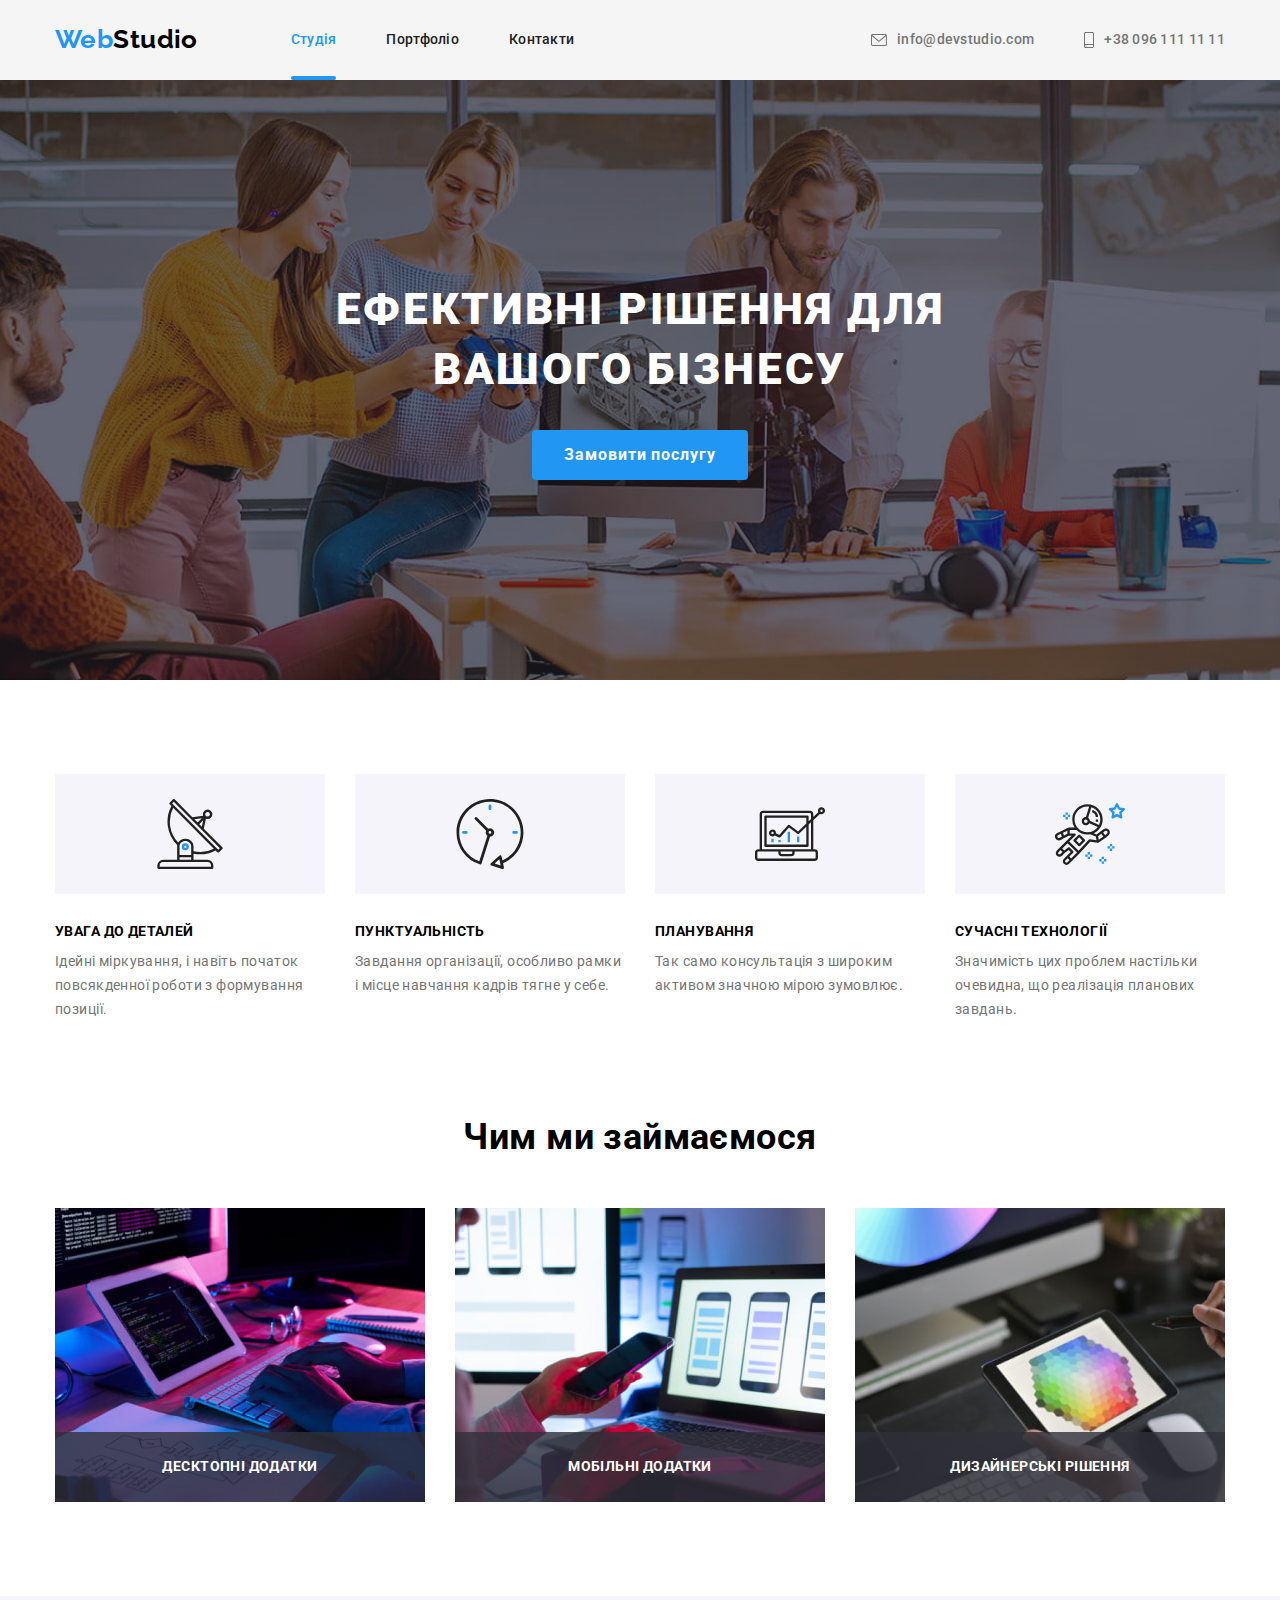
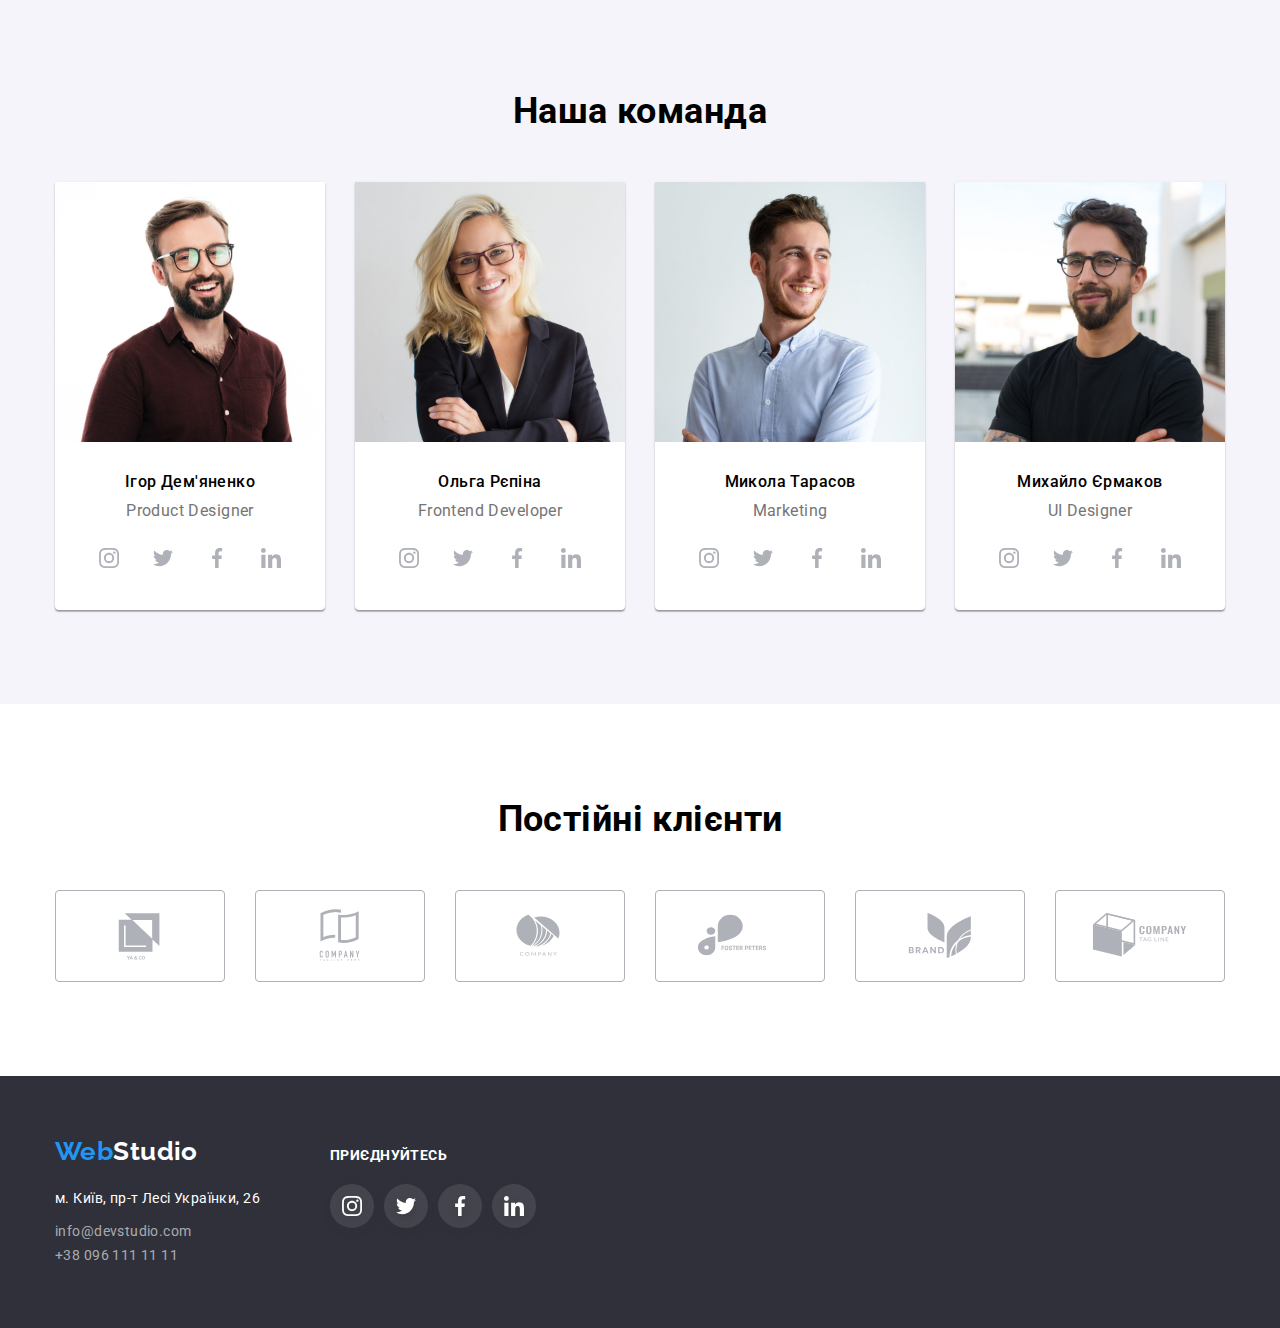
<file: index.html>
<!DOCTYPE html>
<html lang="uk">
<head>
    <meta charset="UTF-8">
    <meta http-equiv="X-UA-Compatible" content="IE=edge">
    <meta name="viewport" content="width=device-width, initial-scale=1.0">
    <title>WebStudio</title>
    <link rel="preconnect" href="https://fonts.googleapis.com">
    <link rel="preconnect" href="https://fonts.gstatic.com" crossorigin>
    <link href="https://fonts.googleapis.com/css2?family=Raleway:wght@700&family=Roboto:wght@400;500;700;900&display=swap"
        rel="stylesheet">
    <link rel="stylesheet" href="https://cdnjs.cloudflare.com/ajax/libs/modern-normalize/1.1.0/modern-normalize.min.css">
    <link rel="stylesheet" href="./styles.css">
</head>
<body class="page">
    <header class="header-page">
        <div class="container header-container">
            <nav class="site-nav">            
            <a class="logo link" href="/">Web<span class="site-logo link">Studio</span></a>
            <ul class="list-nav list">
                <li class="list-item header-item"><a class="link-nav active link current" href="./main.html">Студія</a></li>
                <li class="list-item header-item"><a class="link-nav link" href="./portfolio.html">Портфоліо</a></li>
                <li class="list-item header-item"><a class="link-nav link" href="">Контакти</a></li>            
            </ul>
        </nav>

            <ul class="header-group list">
                <li class="list-item"><a class="link-contact link" href="mailto:info@devstudio.com">
                    <svg class="link-address" width="16" height="12">
                    <use href="./images/icons.svg#icon-mail"></use>
                </svg>info@devstudio.com</a></li>
                <li class="list-item"><a class="link-contact link" href="tel:+380961111111">
                    <svg class="link-address" width="10" height="16">
                    <use href="./images/icons.svg#icon-tel"></use>
                </svg>+38 096 111 11 11</a></li>
            </ul>
        </div>          
    </header>

    <main>
        <section class="hero">
            <div class="container hero-container">
            <h1 class="main-title">Ефективні рішення для вашого бізнесу</h1>
            <button class="btn-hero btn-hero-active" type="button" data-modal-open>Замовити послугу</button>
            </div>
        </section>
        
        <section class="features section">
            <div class="container">
            <h2 hidden>Особливості</h2>
            <ul class="list list-features">
                <li class="list-item features-item">
                    <div class="icon-block"><svg class="feature-icon" width="70" height="70">
                        <use href="./images/icons.svg#icon-antenna"></use>
                    </svg></div>                
                    <h3 class="subtitle">УВАГА ДО ДЕТАЛЕЙ</h3>
                    <p class="desk">Ідейні міркування, і навіть початок повсякденної роботи з формування позиції.</p>
                </li>
                <li class="list-item features-item">
                    <div class="icon-block"><svg class="feature-icon" width="70" height="70">
                        <use href="./images/icons.svg#icon-clock"></use>
                    </svg></div>
                    <h3 class="subtitle">ПУНКТУАЛЬНІСТЬ</h3>
                    <p class="desk">Завдання організації, особливо рамки і місце навчання кадрів тягне у себе.</p>
                </li>
                <li class="list-item features-item">
                    <div class="icon-block"><svg class="feature-icon" width="70" height="70">
                        <use href="./images/icons.svg#icon-diagram"></use>
                    </svg></div>
                    <h3 class="subtitle">ПЛАНУВАННЯ</h3>
                    <p class="desk">Так само консультація з широким активом значною мірою зумовлює.</p>
                </li>
                <li class="list-item features-item">
                    <div class="icon-block"><svg class="feature-icon" width="70" height="70">
                        <use href="./images/icons.svg#icon-astronaut"></use>
                    </svg></div>
                    <h3 class="subtitle">СУЧАСНІ ТЕХНОЛОГІЇ</h3>
                    <p class="desk">Значимість цих проблем настільки очевидна, що реалізація планових завдань.</p>
                </li>
            </ul>
        </div>
        </section>
        
        <section class="services section">
            <div class="container">
            <h2 class="section-title ">Чим ми займаємося</h2>
            <ul class="list services-list">
                <li class="list-item services-item">
                    <div class="services-card">
                        <img class="img services-img" src="./images/box1.jpg" alt="Верстка" width="370" height="294">
                        <p class="services-description">Десктопні додатки</p>
                    </div>
                </li>
                <li class="list-item services-item">
                    <div class="services-card">
                        <img class="img services-img" src="./images/box2.jpg" alt="Створення мобільних додатків" width="370" height="294">
                        <p class="services-description">Мобільні додатки</p>
                    </div>
                </li>
                <li class="list-item services-item">
                    <div class="services-card">
                        <img class="img services-img" src="./images/box3.jpg" alt="Створення ігр" width="370" height="294">
                        <p class="services-description">Дизайнерські рішення</p>
                    </div>
                </li>
            </ul>
        </div>
        </section>
        
        <section class="team section">
            <div class="container"><h2 class="section-title">Наша команда</h2>
            <ul class="list team-list">
                <li class="team-item">
                    <img class="img" src="./images/photo1.jpg" alt="Product Designer Photo" width="270" height="260">
                    <div class="card">
                        <h3 class="team-name">Ігор Дем'яненко</h3>
                        <p class="team-position">Product Designer</p>
                        <ul class="list socials">
                            <li class="list-item socials-item">
                                <a class="social-links"
                                    href="https://instagram.com"
                                    target="_blank"
                                    rel="noopener noreferrer"
                                    aria-label="Instagram"><svg class="socials-icon" width="20" height="20">
                                        <use href="./images/icons.svg#icon-instagram"></use>
                                    </svg>
                                </a>
                            </li>
                            <li class="list-item socials-item">
                                <a class="social-links"
                                    href="https://twitter.com"
                                    target="_blank"
                                    rel="noopener noreferrer"
                                    aria-label="Twitter"><svg class="socials-icon" width="20" height="20">
                                        <use href="./images/icons.svg#icon-twitter"></use>
                                    </svg>
                                </a>
                            </li>
                            <li class="list-item socials-item">
                                <a class="social-links"
                                    href="https://facebook.com"
                                    target="_blank"
                                    rel="noopener noreferrer"
                                    aria-label="Facebook"><svg class="socials-icon" width="20" height="20">
                                        <use href="./images/icons.svg#icon-facebook"></use>
                                    </svg>
                                </a>
                            </li>
                            <li class="list-item socials-item">
                                <a class="social-links"
                                    href="https://linkedin.com"
                                    target="_blank"
                                    rel="noopener noreferrer"
                                    aria-label="Linkedin"><svg class="socials-icon" width="20" height="20">
                                        <use href="./images/icons.svg#icon-linkedin"></use>
                                    </svg>
                                </a>
                            </li>
                        </ul>
                    </div>
                </li>
                <li class="team-item socials-item">
                    <img class="img" src="./images/photo2.jpg" alt="Frontend Developer Photo" width="270" height="260">
                    <div class="card">
                        <h3 class="team-name">Ольга Рєпіна</h3>
                        <p class="team-position">Frontend Developer</p>
                        <ul class="list socials">
                            <li class="list-item">
                                <a class="social-links"
                                    href="https://instagram.com"
                                    target="_blank"
                                    rel="noopener noreferrer"
                                    aria-label="Instagram"><svg class="socials-icon" width="20" height="20">
                                        <use href="./images/icons.svg#icon-instagram"></use>
                                    </svg>
                                </a>
                            </li>
                            <li class="list-item socials-item">
                                <a class="social-links"
                                    href="https://twitter.com"
                                    target="_blank"
                                    rel="noopener noreferrer"
                                    aria-label="Twitter"><svg class="socials-icon" width="20" height="20">
                                        <use href="./images/icons.svg#icon-twitter"></use>
                                    </svg>
                                </a>
                            </li>
                            <li class="list-item socials-item">
                                <a class="social-links"
                                    href="https://facebook.com"
                                    target="_blank"
                                    rel="noopener noreferrer"
                                    aria-label="Facebook"><svg class="socials-icon" width="20" height="20">
                                        <use href="./images/icons.svg#icon-facebook"></use>
                                    </svg>
                                </a>
                            </li>
                            <li class="list-item socials-item">
                                <a class="social-links"
                                    href="https://linkedin.com"
                                    target="_blank"
                                    rel="noopener noreferrer"
                                    aria-label="Linkedin"><svg class="socials-icon" width="20" height="20">
                                        <use href="./images/icons.svg#icon-linkedin"></use>
                                    </svg>
                                </a>
                            </li>
                        </ul>
                        
                    </div>
                </li>
                <li class="team-item socials-item">
                    <img class="img" src="./images/photo3.jpg" alt="Marketing Photo" width="270" height="260">
                    <div class="card">
                        <h3 class="team-name">Микола Тарасов</h3>
                        <p class="team-position">Marketing</p>
                        <ul class="list socials">
                            <li class="list-item">
                                <a class="social-links"
                                    href="https://instagram.com"
                                    target="_blank"
                                    rel="noopener noreferrer"
                                    aria-label="Instagram"><svg class="socials-icon" width="20" height="20">
                                        <use href="./images/icons.svg#icon-instagram"></use>
                                    </svg>
                                </a>
                            </li>
                            <li class="list-item socials-item">
                                <a class="social-links"
                                    href="https://twitter.com"
                                    target="_blank"
                                    rel="noopener noreferrer"
                                    aria-label="Twitter"><svg class="socials-icon" width="20" height="20">
                                        <use href="./images/icons.svg#icon-twitter"></use>
                                    </svg>
                                </a>
                            </li>
                            <li class="list-item socials-item">
                                <a class="social-links"
                                    href="https://facebook.com"
                                    target="_blank"
                                    rel="noopener noreferrer"
                                    aria-label="Facebook"><svg class="socials-icon" width="20" height="20">
                                        <use href="./images/icons.svg#icon-facebook"></use>
                                    </svg>
                                </a>
                            </li>
                            <li class="list-item socials-item">
                                <a class="social-links"
                                    href="https://linkedin.com"
                                    target="_blank"
                                    rel="noopener noreferrer"
                                    aria-label="Linkedin"><svg class="socials-icon" width="20" height="20">
                                        <use href="./images/icons.svg#icon-linkedin"></use>
                                    </svg>
                                </a>
                            </li>
                        </ul>
                    </div>
                </li>
                <li class="team-item socials-item">
                    <img class="img" src="./images/photo4.jpg" alt="UI Designer Photo" width="270" height="260">
                    <div class="card">
                        <h3 class="team-name">Михайло Єрмаков</h3>
                        <p class="team-position">UI Designer</p>
                        <ul class="list socials">
                            <li class="list-item">
                                <a class="social-links"
                                    href="https://instagram.com"
                                    target="_blank"
                                    rel="noopener noreferrer"
                                    aria-label="Instagram"><svg class="socials-icon" width="20" height="20">
                                        <use href="./images/icons.svg#icon-instagram"></use>
                                    </svg>
                                </a>
                            </li>
                            <li class="list-item socials-item">
                                <a class="social-links"
                                    href="https://twitter.com"
                                    target="_blank"
                                    rel="noopener noreferrer"
                                    aria-label="Twitter"><svg class="socials-icon" width="20" height="20">
                                        <use href="./images/icons.svg#icon-twitter"></use>
                                    </svg>
                                </a>
                            </li>
                            <li class="list-item socials-item">
                                <a class="social-links"
                                    href="https://facebook.com"
                                    target="_blank"
                                    rel="noopener noreferrer"
                                    aria-label="Facebook"><svg class="socials-icon" width="20" height="20">
                                        <use href="./images/icons.svg#icon-facebook"></use>
                                    </svg>
                                </a>
                            </li>
                            <li class="list-item socials-item">
                                <a class="social-links"
                                    href="https://linkedin.com"
                                    target="_blank"
                                    rel="noopener noreferrer"
                                    aria-label="Linkedin"><svg class="socials-icon" width="20" height="20">
                                        <use href="./images/icons.svg#icon-linkedin"></use>
                                    </svg>
                                </a>
                            </li>
                        </ul>
                    </div>
                </li>
            </ul>
        </div>
        </section>

        <section class="section clients">
            <div class="container">
                <h2 class="section-title">Постійні клієнти</h2>
                <ul class="list clients-list">
                    <li class="list-item clients-item">
                        <div class="clients-block"><a class="clients-link link" href="" width="170px" heighth="92px">
                            <svg class="clients-icon" width="106" height="60"><use href="./images/icons.svg#icon-Logo"></use></svg>
                        </a></div>
                    </li>
                    <li class="list-item clients-item">
                        <div class="clients-block"><a class="clients-link link" href="" width="170px" heighth="92px">
                            <svg class="clients-icon" width="106" height="60"><use href="./images/icons.svg#icon-Logo-1"></use></svg>
                        </a></div>
                    </li>
                    <li class="list-item clients-item">
                        <div class="clients-block"><a class="clients-link link" href="" width="170px" heighth="92px">
                            <svg class="clients-icon" width="106" height="60"> class="" width="41px" height="47px"<use href="./images/icons.svg#icon-Logo-2"></use></svg>
                        </a></div>
                    </li>
                    <li class="list-item clients-item">
                        <div class="clients-block"><a class="clients-link link" href="" width="170px" heighth="92px">
                            <svg class="clients-icon" width="106" height="60"><use href="./images/icons.svg#icon-Logo-3"></use></svg>
                        </a></div>
                    </li>
                    <li class="list-item clients-item">
                        <div class="clients-block"><a class="clients-link link" href="" width="170px" heighth="92px">
                            <svg class="clients-icon" width="106" height="60"><use href="./images/icons.svg#icon-Logo-4"></use></svg>
                        </a></div>
                    </li>
                    <li class="list-item clients-item">
                        <div class="clients-block"><a class="clients-link link" href="" width="170px" heighth="92px">
                            <svg class="clients-icon" width="106" height="60"><use href="./images/icons.svg#icon-Logo-5"></use></svg>
                        </a></div>
                    </li>
                </ul>

            </div>
        </section>
    </main>
    
    <footer class="footer">        
        <div class="container footer-container">
           <div><a class="logo link logo-footer" href="/">Web<span class="accent link">Studio</span></a>    
            <address class="address-list list">
                <p class="address-footer">м. Київ, пр-т Лесі Українки, 26</p>
                <ul class="contacts-list list">
                    <li class="list-item"><a class="link contacts mail" href="mailto:info@devstudio.com">info@devstudio.com</a></li>
                    <li class="list-item"><a class="link contacts tel" href="tel:+380961111111">+38 096 111 11 11</a></li>
                </ul>                
            </address>
            </div>        
        
        <div class="social-links-block">
            <ul class="social-list-footer">
            <p class="social-links-title">приєднуйтесь</p>
            <ul class="list social-links-footer">
                <li class="list-item socials-item">
                    <a class="social-links sl-footer"
                        href="https://instagram.com"
                        target="_blank"
                        rel="noopener noreferrer"
                        aria-label="Instagram"><svg class="socials-icon si-footer" width="20" height="20">
                                        <use href="./images/icons.svg#icon-instagram"></use>
                        </svg>
                    </a>
                </li>
                <li class="list-item socials-item">
                    <a class="social-links sl-footer"
                        href="https://twitter.com"
                        target="_blank"
                        rel="noopener noreferrer"
                        aria-label="Twitter"><svg class="socials-icon si-footer" width="20" height="20">
                                        <use href="./images/icons.svg#icon-twitter"></use>
                        </svg>
                    </a>
                </li>
                <li class="list-item socials-item">
                    <a class="social-links sl-footer"
                        href="https://facebook.com"
                        target="_blank"
                        rel="noopener noreferrer"
                        aria-label="Facebook"><svg class="socials-icon si-footer" width="20" height="20">
                                        <use href="./images/icons.svg#icon-facebook"></use>
                        </svg>
                    </a>
                </li>
                <li class="list-item socials-item">
                    <a class="social-links sl-footer"
                        href="https://linkedin.com"
                        target="_blank"
                        rel="noopener noreferrer"
                        aria-label="Linkedin"><svg class="socials-icon si-footer" width="20" height="20">
                                        <use href="./images/icons.svg#icon-linkedin"></use>
                        </svg>
                    </a>
                </li></ul>
        </ul>     
    </div>
</div>
    </footer>

    <!-- MODAL WINDOW -->
    <div class="backdrop is-hidden" data-modal>
        <div class="modal">
            <button class="modal-btn" type="button" data-modal-close>
                <svg class="modal-close-btn" width="18" height="18">
                    <use href="./images/icons.svg#icon-close-black-18dp-2-1"></use>
                </svg>
            </button>
        </div>

    </div>

    <script src="./js/modal.js"></script>
</body>
</html>
</file>
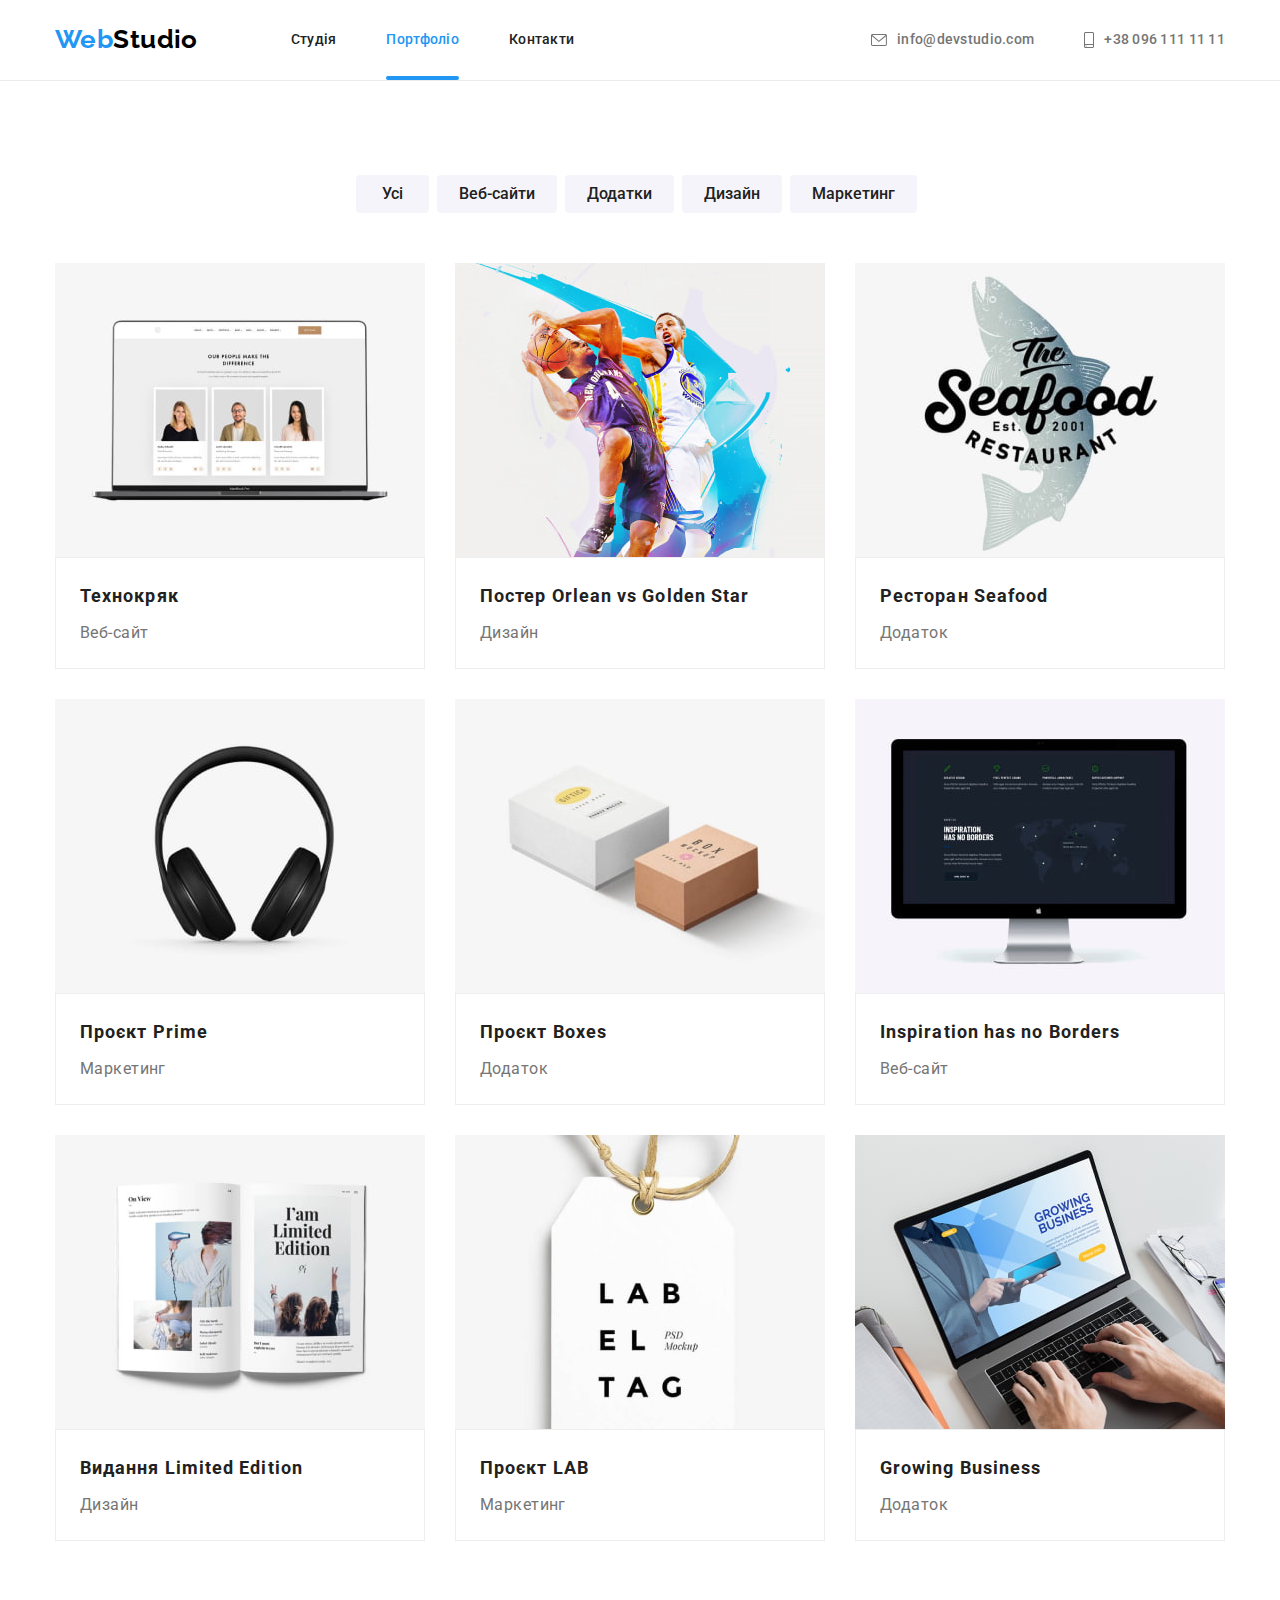
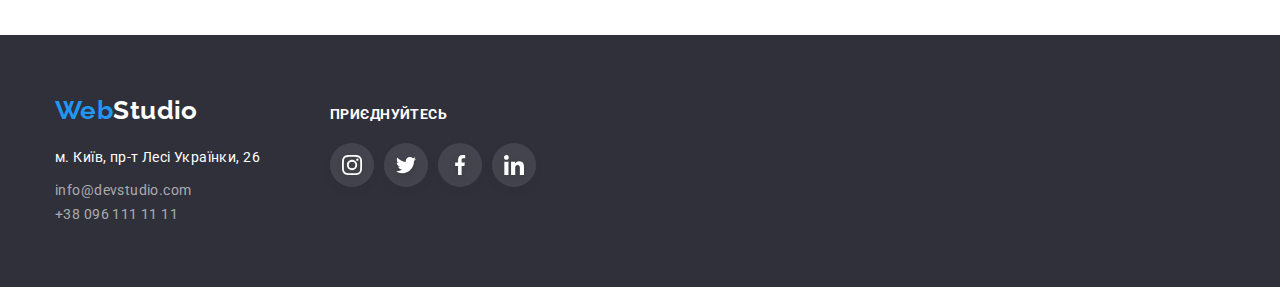
<file: portfolio.html>
<!DOCTYPE html>
<html lang="uk">
<head>
    <meta charset="UTF-8">
    <meta http-equiv="X-UA-Compatible" content="IE=edge">
    <meta name="viewport" content="width=device-width, initial-scale=1.0">
    <title>WebStudio</title>
    <link rel="preconnect" href="https://fonts.googleapis.com">
    <link rel="preconnect" href="https://fonts.gstatic.com" crossorigin>
    <link href="https://fonts.googleapis.com/css2?family=Raleway:wght@700&family=Roboto:wght@400;500;700;900&display=swap"
        rel="stylesheet">
    <link rel="stylesheet" href="https://cdnjs.cloudflare.com/ajax/libs/modern-normalize/1.1.0/modern-normalize.min.css">
    <link rel="stylesheet" href="./styles.css">
</head>
<body class="page page-body">
    <header class="header">
        <div class="container header-container">
            <nav class="site-nav">
            <div class="header-link">
            <a class="logo link" href="/">Web<span class="site-logo link">Studio</span></a></div>
            <ul class="list-nav">
                <li class="list-item header-item"><a class="link-nav link" href="./index.html">Студія</a></li>
                <li class="list-item header-item"><a class="link-nav active link current" href="./portfolio.html">Портфоліо</a></li>
                <li class="list-item header-item"><a class="link-nav link" href="">Контакти</a></li>
            </ul>
        </nav>

            <ul class="header-group list">
                <li class="list-item"><a class="link-nav link-contact link" href="mailto:info@devstudio.com">
                    <svg class="link-address" width="16" height="12">
                    <use href="./images/icons.svg#icon-mail"></use>
                </svg>info@devstudio.com</a></li>
                <li class="list-item"><a class="link-nav link-contact link" href="tel:+380961111111">
                    <svg class="link-address" width="10" height="16">
                    <use href="./images/icons.svg#icon-tel"></use>
                </svg>+38 096 111 11 11</a></li>
            </ul>
        </div>    
                
    </header>

    <main>
        <section class="projects section">
            <div class="container"><h1 hidden>Проекти</h1>
            <ul class="filters list">
                <li class="list-item"><button class="btn-filter btn-all" type="button">Усі</button> </li>
                <li class="list-item"><button class="btn-filter" type="button">Веб-сайти</button> </li>
                <li class="list-item"><button class="btn-filter" type="button">Додатки</button></li>
                <li class="list-item"><button class="btn-filter" type="button">Дизайн</button></li>
                <li class="list-item"><button class="btn-filter" type="button">Маркетинг</button></li>
            </ul>
            <ul class="works list">
                <li class="work-list">
                    <a class="link portfolio-link" href="">
                    <div class="cards-overlay">                        
                        <img src="./images/tekhnokryak.jpg" alt="Фото монітору с відкритим сайтом" width="370" height="294">
                        <div class="overlay is-hidden"><p class="work-type-description ">Ресурс пропонує комплексні пропозиції з різним рівнем функціоналу та сервісів. Все це дозволить відвідувачу отримати вичерпні відомості про компанію чи приватну особу.</p></div>
                    </div>

                    <div class="portfolio-cards">                
                        <h2 class="project-name">Технокряк</h2>
                        <p class="work-type">Веб-сайт</p>
                    </div>
                    </a>
                </li>
                <li class="work-list">
                    <a class="link portfolio-link" href="">
                        <div class="cards-overlay">                               
                            <img src="./images/poster.jpg" alt="Постер з баскетболістами" width="370" height="294">
                            <div class="overlay is-hidden"><p class="work-type-description">Ресурс пропонує комплексні пропозиції з різним рівнем функціоналу та сервісів. Все це дозволить відвідувачу отримати вичерпні відомості про компанію чи приватну особу.</p></div>
                        </div>

                    <div class="portfolio-cards">
                        <h2 class="project-name">Постер <span lang="en">Orlean vs Golden Star</span></h2>
                        <p class="work-type">Дизайн</p>
                    </div>
                    </a>
                </li>
                <li class="work-list">
                    <a class="link portfolio-link" href="">
                        <div class="cards-overlay">                            
                            <img src="./images/restaurant.jpg" alt="Логотип ресторану" width="370" height="294">
                            <div class="overlay is-hidden"><p class="work-type-description">Ресурс пропонує комплексні пропозиції з різним рівнем функціоналу та сервісів. Все це дозволить відвідувачу отримати вичерпні відомості про компанію чи приватну особу.</p></div>
                        </div>
                    
                    <div class="portfolio-cards">
                        <h2 class="project-name">Ресторан <span lang="en"> Seafood</span></h2>
                        <p class="work-type">Додаток</p>
                    </div>
                </a>
                </li>
                <li class="work-list">
                    <a class="link portfolio-link" href="">
                        <div class="cards-overlay">
                            
                            <img src="./images/prime.jpg" alt="Навушники" width="370" height="294">
                            <div class="overlay is-hidden"><p class="work-type-description">Ресурс пропонує комплексні пропозиції з різним рівнем функціоналу та сервісів. Все це дозволить відвідувачу отримати вичерпні відомості про компанію чи приватну особу.</p></div>
                        </div>
                    <div class="portfolio-cards">
                        <h2 class="project-name">Проєкт <span lang="en">Prime</span></h2>
                        <p class="work-type">Маркетинг</p>
                    </div>
                </a>
                </li>
                <li class="work-list">
                    <a class="link portfolio-link" href="">
                        <div class="cards-overlay">
                            
                            <img src="./images/boxes.jpg" alt="Два бокси" width="370" height="294">
                            <div class="overlay is-hidden"><p class="work-type-description">Ресурс пропонує комплексні пропозиції з різним рівнем функціоналу та сервісів. Все це дозволить відвідувачу отримати вичерпні відомості про компанію чи приватну особу.</p></div>
                        </div>
                    <div class="portfolio-cards">
                        <h2 class="project-name">Проєкт <span lang="en">Boxes</span></h2>
                        <p class="work-type"> Додаток</p>
                    </div>
                </a>
                </li>
                <li class="work-list">
                    <a class="link portfolio-link" href="">
                        <div class="cards-overlay">
                            
                            <img src="./images/inspirations.jpg" alt="Монітор с відкритою головною сторінкою сайту" width="370" height="294">
                            <div class="overlay is-hidden"><p class="work-type-description">Ресурс пропонує комплексні пропозиції з різним рівнем функціоналу та сервісів. Все це дозволить відвідувачу отримати вичерпні відомості про компанію чи приватну особу.</p></div>
                        </div>

                    <div class="portfolio-cards">
                        <h2 class="project-name"><span lang="en">Inspiration has no Borders</span></h2>
                        <p class="work-type">Веб-сайт</p>
                    </div>
                </a>
                </li>
                <li class="work-list">
                    <a class="link portfolio-link" href="">

                        <div class="cards-overlay">
                            
                            <img src="./images/edition.jpg" alt="Розгорнутий журнал" width="370" height="294">
                            <div class="overlay is-hidden"><p class="work-type-description">Ресурс пропонує комплексні пропозиції з різним рівнем функціоналу та сервісів. Все це дозволить відвідувачу отримати вичерпні відомості про компанію чи приватну особу.</p></div>
                        </div>

                        <div class="portfolio-cards">
                            <h2 class="project-name">Видання <span lang="en">Limited Edition</span></h2>
                            <p class="work-type">Дизайн</p>
                        </div>
                    </a>
                </li>
                <li class="work-list">
                    <a class="link portfolio-link" href="">
                        <div class="cards-overlay">
                            
                            <img src="./images/lab.jpg" alt="Бірка з надписом" width="370" height="294">
                            <div class="overlay is-hidden"><p class="work-type-description">Ресурс пропонує комплексні пропозиції з різним рівнем функціоналу та сервісів. Все це дозволить відвідувачу отримати вичерпні відомості про компанію чи приватну особу.</p></div>
                        </div>
                    <div class="portfolio-cards">
                        <h2 class="project-name">Проєкт <span lang="en">LAB</span></h2>
                        <p class="work-type">Маркетинг</p>
                    </div>
                </a>
                </li>
                <li class="work-list">
                    <a class="link portfolio-link" href="">
                        <div class="cards-overlay">
                            
                            <img src="./images/growing.jpg" alt="Зображення телефону на екрані ноутбуку" width="370" height="294">
                            <div class="overlay is-hidden"><p class="work-type-description">Ресурс пропонує комплексні пропозиції з різним рівнем функціоналу та сервісів. Все це дозволить відвідувачу отримати вичерпні відомості про компанію чи приватну особу.</p></div>
                        </div>
                    <div class="portfolio-cards">
                        <h2 class="project-name"><span lang="en">Growing Business</span></h2>
                        <p class="work-type">Додаток</p>
                    </div>
                    </a>
                </li>
            </ul>
        </div>
        </section>
    </main>
    
    <footer class="footer">
        <div class="container footer-container">
            <div>
                <a class="logo link logo-footer" href="/">Web<span class="accent link">Studio</span></a>
             <address class="address-list list">
                <p class="address-footer">м. Київ, пр-т Лесі Українки, 26</p>
                <ul class="contacts-list list">
                    <li class="list-item"><a class="link contacts tel" href="mailto:info@devstudio.com">info@devstudio.com</a></li>
                    <li class="list-item"><a class="link contacts mail" href="tel:+380961111111">+38 096 111 11 11</a></li>
                </ul>
            </address>
        </div>

        <div class="social-links-block">
            <ul class="social-list-footer">
            <p class="social-links-title">приєднуйтесь</p>
            <ul class="list social-links-footer">
                <li class="list-item socials-item">
                    <a class="social-links sl-footer"
                        href="https://instagram.com"
                        target="_blank"
                        rel="noopener noreferrer"
                        aria-label="Instagram"><svg class="socials-icon si-footer" width="20" height="20">
                                        <use href="./images/icons.svg#icon-instagram"></use>
                        </svg>
                    </a>
                </li>
                <li class="list-item socials-item">
                    <a class="social-links sl-footer"
                        href="https://twitter.com"
                        target="_blank"
                        rel="noopener noreferrer"
                        aria-label="Twitter"><svg class="socials-icon si-footer" width="20" height="20">
                                        <use href="./images/icons.svg#icon-twitter"></use>
                        </svg>
                    </a>
                </li>
                <li class="list-item socials-item">
                    <a class="social-links sl-footer"
                        href="https://facebook.com"
                        target="_blank"
                        rel="noopener noreferrer"
                        aria-label="Facebook"><svg class="socials-icon si-footer" width="20" height="20">
                                        <use href="./images/icons.svg#icon-facebook"></use>
                        </svg>
                    </a>
                </li>
                <li class="list-item socials-item">
                    <a class="social-links sl-footer"
                        href="https://linkedin.com"
                        target="_blank"
                        rel="noopener noreferrer"
                        aria-label="Linkedin"><svg class="socials-icon si-footer" width="20" height="20">
                                        <use href="./images/icons.svg#icon-linkedin"></use>
                        </svg>
                    </a>
                </li></ul>
        </ul>        
    </div>
    </div>
    </footer>
</body>
</html>
</file>
<file: styles.css>
/* Основной цвет фона F5F5F5 */
/* Вторичный цвет фона 2F303A */
/* Основной цвет текста 212121 */
/* вторичный цвет текста 757575 */
/* доп.цвета лого,хедер голубой:2196F3, черный:000000 */
/* цвет кнопок 2196F3 */
/* цвет кнопок портфолио неакт F5F4FA */

:root {
    /* Fonts */

    --main-font: roboto, sans-serif;
    --logo-font: raleway, sans-serif;

    /* Text colors */

    --primary-color: #212121;
    --secondary-color: #757575;
    --hero-color: #FFFFFF;

    /* Background colors */

    --primary-bkgcolor: #FFFFFF;
    --secondary-bkgcolor: #2F303A;
    --body-bgk: #F5F5F5;

    /* Others */

    --button-color-hero: #2196F3;
    --button-color: #F5F4FA;
    --link-active: #2196F3;
    --light-bgk: #F5F4FA;
    --button-color-active: #188CE8;
    --logo-header: #000000;
    --contacts-footer: rgba(255, 255, 255, 0.6);
    --social-links: #AFB1B8;

    /* ANIMATION */

    --type: cubic-bezier(0.4, 0, 0.2, 1);
    --time: 250ms;
}

.page {
color: var(--primary-bkgcolo);
background-color: var(--body-bgk);
font-family: var(--main-font);
font-size: 14px;
letter-spacing: 0.03em;
}

.container {
width: 1200px;
padding: 0 15px 0 15px;
margin-left: auto;
margin-right: auto;
}

h1,
h2,
h3,
p,
ul {
margin-top: 0;
margin-bottom: 0;
padding: 0;
}

.section {
padding: 94px 0;
width: 100%;
}

/* IMAGES */

img {
display: block;
max-width: 100%;
height: auto;
}

/* HEADER */
.header {
border-bottom: 1px solid #ECECEC;
}

.header-group {
color: var(--secondary-color);
font-weight: 500;
line-height: 1.14;
letter-spacing: 0.02em;
display: flex;
align-items: center;
}

.site-nav {
display: flex;
align-items: center;
margin-right: auto;
margin-left: 0;
}

.header-item {
position: relative;
padding-top: 32px;
padding-bottom: 32px;
}

.current::after {
position: absolute;
content: "";
display: block;
left: 0;
bottom: -0.5%;


width: 100%;
height: 4px;

background-color: var(--link-active);
border-radius: 2px;
}

.active.current {
color: var(--link-active)
}

.header-container {
display: flex;
align-items: center;
}

.header-link .header-item {
display: block;
align-items: center;
}

.header-group .list-item + .list-item {
margin-left: auto;
margin-right: 0;
}

.logo {
font-family: var(--logo-font);
color: var(--link-active);
font-weight: 700;
font-size: 26px;
line-height: 1.19;
display: block;
align-items: center;
padding-top: 24px;
padding-bottom: 25px;
}

.site-logo {
color: var(--logo-header);
}

.list-nav {
font-weight: 500;
line-height: 1.14;
letter-spacing: 0.02em;
display: flex;
min-width: 45px;
margin-left: 93px;
margin-right: auto;
}

.link-nav {
text-decoration: none;
color: var(--primary-color);

transition-property: color;
transition-duration: 250ms;
transition-timing-function: cubic-bezier(0.4, 0, 0.2, 1);
}

.list-nav li {
margin-right: 50px;
}

.header-group li {
margin-right: 50px
}

.link-address {
fill: currentColor;
display: flex;
gap: 10px;
}



/* Общие для ссылок */
.link:hover,
.link:focus {
color: var(--link-active);
}

.list, .list-item,
.link-item, .work-list {
list-style:none
}

.link,
.work-link {
text-decoration: none;
}

.link-contact {
display: flex;
gap: 10px;
align-items: center;
transition-property: color;
transition-duration: 250ms;
transition-timing-function: cubic-bezier(0.4, 0, 0.2, 1);
color: var(--secondary-color);
text-decoration: none;
padding-top: 32px;
padding-bottom: 32px;
}

.active {
color: var(--link-active);
}

/* HERO */

.hero {
background-image: linear-gradient(rgba(47, 48, 58, 0.4), rgba(47, 48, 58, 0.4)), url(./images/hero.jpg);
background-color: var(--secondary-bkgcolor);
max-width: 1600px;
background-position: center;
background-repeat: no-repeat;
background-size: cover;
margin-left: auto;
margin-right: auto;
padding-top: 200px;
padding-bottom: 200px;
}

.hero-container {
display: flex;
text-align: center;
flex-direction: column;
}

.main-title {
font-weight: 900;
font-size: 44px;
line-height: 1.36;
letter-spacing: 0.06em;
text-transform: uppercase;
color: var(--hero-color);
margin-top: 0;
margin-bottom: 30px;
width: 696px;
margin-left: auto;
margin-right: auto;
}

.btn-hero {
transition-property: background-color;
transition-duration: 250ms;
transition-timing-function: cubic-bezier(0.4, 0, 0.2, 1);
border: none;
cursor: pointer;
font-family: inherit;
background-color: var(--button-color-hero);
color: var(--hero-color);
font-weight: 700;
font-size: 16px;
line-height: 1.88;
display: flex;
align-items: center;
letter-spacing: 0.06em;
border-radius: 4px;
padding: 10px 32px;
min-width: 216px;
display: block;
margin-left: auto;
margin-right: auto;
}

.btn-hero-active:active {
background-color: var(--button-color-active);
}

/* Features */

.features {
background-color: var(--primary-bkgcolor);
padding-bottom: 0;
}

.subtitle {
font-weight: 700;
font-size: 14px;
line-height: 1.14;
letter-spacing: 0.03em;
text-transform: uppercase;
margin-top: 0;
margin-bottom: 10px;
}

.features p {
color: var(--secondary-color);
font-weight: 400;
line-height: 1.71;
}

.list-features {
display: flex;
gap: 30px;
}

.features-item {
width: 270px;
}

.feature-icon {
display: flex;
border-radius: 4px;
}

.icon-block {
display: flex;
gap: 30px;
align-items: center;
justify-content: center;
width: 270px;
height: 120px;
background-color: var(--light-bgk);
margin-bottom: 30px;
}

/* SERVICES */

.services {
background-color: var(--primary-bkgcolor);
}

.section-title {
font-weight: 700;
font-size: 36px;
line-height: 1.17;
text-align: center;
margin-bottom: 50px;
}

.services-list {
display: flex;
gap: 30px;
}

.services-item {
width: 370px;
}

.services-card {
position: relative;

}

.services-description {
position: absolute;

font-weight: 700;
font-size: 14px;
line-height: 1.14;
letter-spacing: 0.03em;
text-transform: uppercase;    
color: var(--hero-color);
background-color: rgba(47, 48, 58, 0.8);
text-align: center;
display: flex;
align-items: center;
justify-content: center;
width: 100%;
height: 70px;
right: 0;
bottom: 0;
}

/* TEAM */

.team-list {
display: flex;
gap: 30px;
}

.team-item {
background-color: var(--hero-color);
width: 270px;
box-shadow: 0px 1px 3px rgba(0, 0, 0, 0.12), 0px 1px 1px rgba(0, 0, 0, 0.14), 0px 2px 1px rgba(0, 0, 0, 0.2);
border-radius: 0px 0px 4px 4px;
}

.card {
padding-top: 30px;
padding-bottom: 30px;
}

.team {
background-color: var(--light-bgk);
}

.team-name {
font-weight: 500;
font-size: 16px;
line-height: 1.19;
text-align: center;
margin-bottom: 10px;
}

.team-position {
font-weight: 400;
font-size: 16px;
text-align: center;
line-height: 1.19;
color: var(--secondary-color);
margin-bottom: 16px;
}

.socials {
display: flex;
gap: 10px;
justify-content: center;
}

.social-links {
width: 44px;
height: 44px;
background-color: var(--primary-bkgcolor);
border-radius: 50%;
display: flex;
align-items: center;
justify-content: center;
color: var(--social-links);

transition-property: color, background-color;
transition-duration: 250ms;
transition-timing-function: cubic-bezier(0.4, 0, 0.2, 1);
}

.social-links:hover,
.social-links:focus {
color: var(--hero-color);
background-color: var(--link-active);
}

.socials-icon {
fill: currentColor;
transition-property: color, background-color;
transition-duration: 250ms;
transition-timing-function: cubic-bezier(0.4, 0, 0.2, 1);
}

/* CLIENTS */

.clients-list {
display: flex;
gap: 30px;
justify-content: center;
}

.clients {
background-color: var(--primary-bkgcolor);
}

.clients-icon {
display: flex;
fill: currentColor;
transition-property: color;
transition-duration: 250ms;
transition-timing-function: cubic-bezier(0.4, 0, 0.2, 1);
}

.clients-link {
color: var(--social-links);
display: flex;
justify-content: center;
align-items: center;
border: 1px solid var(--social-links);
border-radius: 4px;
width: 170px;
height: 92px;

transition-property: color, border;
transition-duration: 250ms;
transition-timing-function: cubic-bezier(0.4, 0, 0.2, 1);
}

.clients-link:hover,
.clients-link:focus {
border: 1px solid var(--button-color-hero);
}

/* Footer */

.footer {
background-color: var(--secondary-bkgcolor);
padding-top: 60px;
padding-bottom: 60px;
}

.address-list,
.contacts {
color: var(--hero-color);
font-style: normal;
font-weight: 400;
line-height: 1.71;
}

.accent {
color: var(--hero-color);
}

.logo-footer {
display: block;
padding: 0;
margin-bottom: 20px;
}

.contacts-list a {
color:var(--contacts-footer);
transition-property: color;
transition-duration: 250ms;
transition-timing-function: cubic-bezier(0.4, 0, 0.2, 1);
}

.address-footer {
margin-bottom: 9px;
}

.contact-mail {
margin-bottom: 9px;
}

.address-footer {
display: flex;
}

.social-links-block {
display: flex;
}

.footer-container {
display: flex;
gap: 70px;
align-items: baseline;
}

.social-links-title {
font-weight: 700;
font-size: 14px;
line-height: 1.14;
letter-spacing: 0.03em;
text-transform: uppercase;    
color: var(--hero-color);
margin-bottom: 20px;
}

.sl-footer {
background-color: rgba(255, 255, 255, 0.1);
color: var(--hero-color);
filter: drop-shadow(0px 4px 4px rgba(0, 0, 0, 0.25));

}

.social-links-footer {
display: flex;
gap: 10px;
transition-property: background-color;
transition-duration: 250ms;
transition-timing-function: cubic-bezier(0.4, 0, 0.2, 1);
}


/* Portfolio Buttons */
.filters {
display: flex;
justify-content: center;
margin-bottom: 50px;
}

.btn-filter {
border: none;
background-color: var(--button-color);
color: var(--primary-color);
font-family: inherit;
font-weight: 500;
font-size: 16px;
line-height: 1.63;
text-align: center;
border-radius: 4px;
padding: 6px 22px;
display: inline-block;
min-width: 73px;
margin-right: 8px;

transition-property: color, background-color;
transition-duration: 250ms;
transition-timing-function: cubic-bezier(0.4, 0, 0.2, 1);
}

.btn-all {
padding: 6px 25px;
}

.btn-filter:hover,
.btn-filter:focus {
background-color: var(--link-active);
color: var(--hero-color);
filter: drop-shadow(0px 4px 4px rgba(0, 0, 0, 0.25));
}

/* Portfolio Projects */
.page-body {
background-color: var(--hero-color);
}

.portfolio-cards {
background: #FFFFFF;
border-top: 1px solid #EEEEEE;
border-bottom: 1px solid #EEEEEE;
border-left: 1px solid #EEEEEE;
border-right: 1px solid #EEEEEE;
padding: 20px 24px 20px 24px;
}

.portfolio-link:hover,
.portfolio-link:focus {
filter: drop-shadow(0px 4px 4px rgba(0, 0, 0, 0.25));
}

.portfolio-link {
display: block;
transition-property: color;
transition-duration: 250ms;
transition-timing-function: cubic-bezier(0.4, 0, 0.2, 1);
}



.project-name {
color: var(--primary-color);
font-weight: 700;
font-size: 18px;
line-height: 2;
letter-spacing: 0.06em;
}

.work-type {
font-weight: 400;
font-size: 16px;
line-height: 1.88;
color: var(--secondary-color);
margin-top: 4px;
}

.works {
display: flex;
flex-wrap: wrap;
gap: 30px;
}

.work-list {
width: 370px;
}

.cards-overlay {
position: relative;
overflow: hidden;
}

.overlay {
position: absolute;
transform: translateY(101%);
transition-property: transform;
transition-duration: 250ms;
transition: transform 250ms cubic-bezier(0.4, 0, 0.2, 1);
display: flex;
align-items: center;
justify-content: center;
top: 0;
left: 0;

width: 100%;
height: 100%;
padding: 24px;
padding-right: 24px;

color: var(--hero-color);
font-weight: 400;
font-size: 18px;
line-height: 1.56;
letter-spacing: 0.03em;
background: rgba(33, 150, 243, 0.9);
box-shadow: 0px 4px 4px rgba(0, 0, 0, 0.25);
}

.overlay.is-hidden {
opacity: 0;
}


.portfolio-link:hover .overlay,
.portfolio-link:focus.overlay {
transform: translateY(0);
opacity: 1;    
}

/* MODAL WINDOW */

.backdrop {
position: fixed;
top: 0;
left: 0;
width: 100%;
height: 100%;
background-color: rgba(0, 0, 0, 0.2);
transition: visibility 750ms, opacity 750ms;
}

.backdrop.is-hidden {
opacity: 0;
pointer-events: none;
visibility: hidden;
}

.modal {
position: absolute;
top: 50%;
left: 50%;
transform: translate(-50%, -50%);
width: 528px;
height: 581px;
background-color: var(--hero-color);
box-shadow: 0px 1px 3px rgba(0, 0, 0, 0.12), 0px 1px 1px rgba(0, 0, 0, 0.14), 0px 2px 1px rgba(0, 0, 0, 0.2);
border-radius: 4px;
}

.modal-btn {
position: absolute;
top: 8px;
right: 8px;
padding: 0;
background-color:var(--hero-color);
border: 1px solid rgba(0, 0, 0, 0.1);
border-radius: 50%;
display: flex;
align-items: center;
justify-content: center;
width: 30px;
height: 30px;
cursor: pointer;
}
</file>
